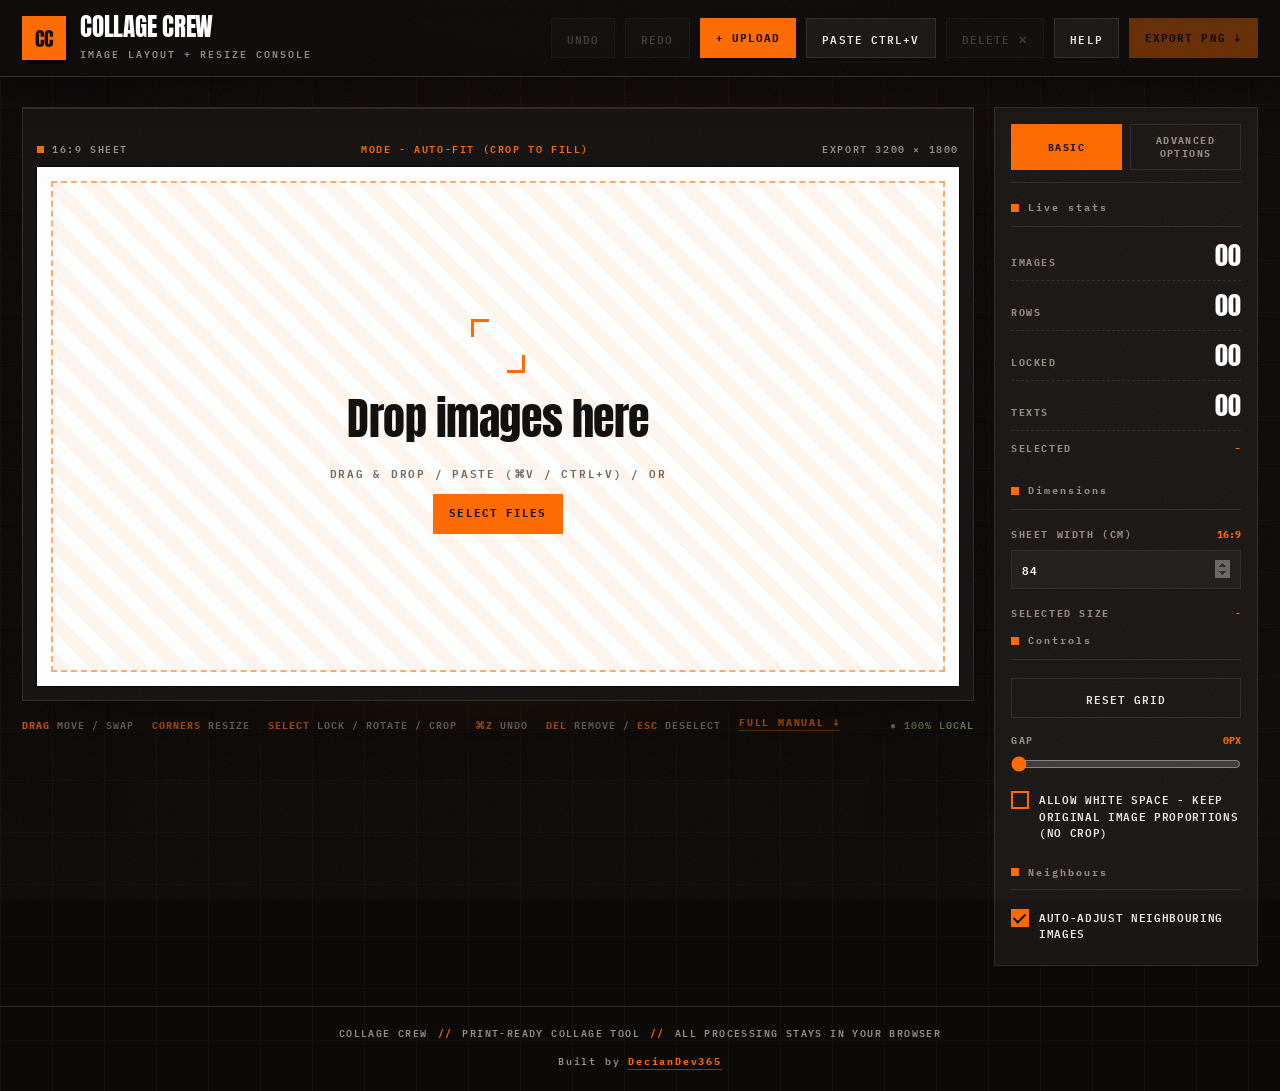
<file: index.html>
<!doctype html>
<html lang="en">
<head>
<meta charset="utf-8">
<meta name="viewport" content="width=device-width, initial-scale=1">
<title>COLLAGE CREW - Image Layout + Resize Console</title>
<meta name="description" content="Drop, paste and resize images into a print-ready 16:9 collage. Lock proportions, allow white space, export PNG. 100% local.">
<meta name="theme-color" content="#0c0a09">
<meta property="og:type" content="website">
<meta property="og:title" content="COLLAGE CREW - Image Layout + Resize Console">
<meta property="og:description" content="Build print-ready 16:9 collages in your browser. Resize, lock proportions, allow white space, export PNG. Nothing is uploaded.">
<meta property="og:site_name" content="COLLAGE CREW">
<link rel="icon" href="data:image/svg+xml,%3Csvg xmlns='http://www.w3.org/2000/svg' viewBox='0 0 64 64'%3E%3Crect width='64' height='64' fill='%23ff6a00'/%3E%3Ctext x='32' y='45' font-family='Arial Black,Arial,sans-serif' font-size='30' font-weight='900' text-anchor='middle' fill='%230c0a09'%3ECC%3C/text%3E%3C/svg%3E">
<link rel="preconnect" href="https://fonts.googleapis.com">
<link rel="preconnect" href="https://fonts.gstatic.com" crossorigin>
<link href="https://fonts.googleapis.com/css2?family=Anton&family=IBM+Plex+Mono:wght@400;500;600;700&display=swap" rel="stylesheet">
<link rel="stylesheet" href="style.css">
</head>
<body>

<a class="skip-link" href="#main">Skip to canvas</a>

<header class="topbar">
  <div class="brand">
    <div class="mark">CC</div>
    <div class="names">
      <h1>COLLAGE CREW</h1>
      <p>IMAGE LAYOUT + RESIZE CONSOLE</p>
    </div>
  </div>

  <div class="tools">
    <button class="btn" id="undoBtn" type="button" title="Undo the last change (⌘Z / Ctrl+Z)" aria-label="Undo last change" aria-keyshortcuts="Meta+Z Control+Z" disabled>UNDO</button>
    <button class="btn" id="redoBtn" type="button" title="Redo the last undone change (⇧⌘Z / Ctrl+Y)" aria-label="Redo last undone change" aria-keyshortcuts="Meta+Shift+Z Control+Y" disabled>REDO</button>
    <button class="btn accent" id="uploadBtn" type="button" title="Add images from your device" aria-label="Upload images">+ UPLOAD</button>
    <button class="btn" id="pasteBtn" type="button" title="Paste an image from the clipboard" aria-label="Paste image from clipboard">PASTE ⌘V</button>
    <button class="btn" id="deleteBtn" type="button" title="Delete the selected image or text box (Del)" aria-label="Delete selection" aria-keyshortcuts="Delete Backspace" disabled>DELETE ✕</button>
    <a class="btn" href="manual.html" target="_blank" rel="noopener" title="Open the full manual in a new tab" aria-label="Open the manual in a new tab">HELP</a>
    <button class="btn accent" id="downloadBtn" type="button" title="Export a 3200 × 1800 PNG" aria-label="Export collage as PNG" disabled>EXPORT PNG ↓</button>
  </div>
</header>

<main class="stage" id="main">
  <section class="board">
    <div class="frame">
      <div class="frame-label">
        <span>16:9 SHEET</span>
        <span id="modeLabel">MODE - AUTO-FIT (CROP TO FILL)</span>
        <span>EXPORT 3200 × 1800</span>
      </div>

      <div id="canvas" class="canvas">
        <div id="empty" class="empty">
          <div class="empty-mark" aria-hidden="true"></div>
          <h2>Drop images here</h2>
          <p>DRAG &amp; DROP / PASTE (⌘V / CTRL+V) / OR</p>
          <button class="btn accent" id="emptyBtn" type="button">SELECT FILES</button>
        </div>
      </div>
    </div>

    <div class="hintbar">
      <span><b>DRAG</b> MOVE / SWAP</span>
      <span><b>CORNERS</b> RESIZE</span>
      <span><b>SELECT</b> LOCK / ROTATE / CROP</span>
      <span><b>⌘Z</b> UNDO</span>
      <span><b>DEL</b> REMOVE / <b>ESC</b> DESELECT</span>
      <a class="mlink" href="manual.html" target="_blank" rel="noopener" title="Open the full manual in a new tab">FULL MANUAL ↓</a>
      <span class="local">● 100% LOCAL</span>
    </div>
  </section>

  <aside class="side" aria-label="Live stats and controls">
    <div class="side-tabs" role="tablist" aria-label="Sidebar sections">
      <button class="side-tab" id="tabBasic" type="button" role="tab" aria-selected="true" aria-controls="panelBasic">BASIC</button>
      <button class="side-tab" id="tabAdv" type="button" role="tab" aria-selected="false" aria-controls="panelAdv">ADVANCED OPTIONS</button>
    </div>

    <div class="side-panel" id="panelBasic" role="tabpanel" aria-labelledby="tabBasic">
      <div class="side-head">Live stats</div>
      <div class="stats-wrap">
        <div class="stat">
          <span>IMAGES</span>
          <strong id="hudImages">00</strong>
        </div>
        <div class="stat">
          <span>ROWS</span>
          <strong id="hudRows">00</strong>
        </div>
        <div class="stat">
          <span>LOCKED</span>
          <strong id="hudLocked">00</strong>
        </div>
        <div class="stat">
          <span>TEXTS</span>
          <strong id="hudTexts">00</strong>
        </div>
        <div class="stat sel">
          <span>SELECTED</span>
          <strong id="hudSelected" title="">-</strong>
        </div>
      </div>

      <div class="side-head">Dimensions</div>
      <div class="ctrls">
        <div class="ctrl-num">
          <div class="ctrl-gap-row">
            <label for="sheetCm">SHEET WIDTH (CM)</label>
            <span id="sheetCmHint">16:9</span>
          </div>
          <input id="sheetCm" type="number" min="1" max="500" step="0.5" value="84" inputmode="decimal">
        </div>
        <div class="ctrl-num">
          <div class="ctrl-gap-row">
            <label>SELECTED SIZE</label>
            <span id="selDimsVal">-</span>
          </div>
        </div>
      </div>

      <div class="side-head">Controls</div>
      <div class="ctrls">
        <button class="btn wide" id="resetBtn" type="button">RESET GRID</button>

        <div class="ctrl-gap">
          <div class="ctrl-gap-row">
            <label for="gapRange">GAP</label>
            <span id="gapVal">0PX</span>
          </div>
          <input id="gapRange" type="range" min="0" max="24" step="1" value="0">
        </div>

        <label class="ctrl-check" for="wsCheck" title="Keep each image's original proportions. Nothing is cropped or reshaped - leftover paper stays white.">
          <input type="checkbox" id="wsCheck">
          <span class="box" aria-hidden="true"></span>
          <span class="txt">ALLOW WHITE SPACE - KEEP ORIGINAL IMAGE PROPORTIONS (NO CROP)</span>
        </label>

        <div class="ctrl-sub-head">Neighbours</div>

        <label class="ctrl-check" for="adjCheck" title="ON = resizing one image adjusts its neighbours so the grid stays justified. OFF = resizing or dragging affects only that image - every other image keeps its exact size and position; freed space stays as white paper or your background.">
          <input type="checkbox" id="adjCheck" checked>
          <span class="box" aria-hidden="true"></span>
          <span class="txt">AUTO-ADJUST NEIGHBOURING IMAGES</span>
        </label>
      </div>
    </div>

    <div class="side-panel" id="panelAdv" role="tabpanel" aria-labelledby="tabAdv" hidden>
      <div class="side-head">Layout mode</div>
      <div class="ctrls">
        <div class="ctrl-gap-row">
          <label id="modeSegLabel">POSITIONING</label>
        </div>
        <div class="ctrl-seg" role="group" aria-labelledby="modeSegLabel">
          <button class="seg wide" id="modeGridBtn" type="button" aria-pressed="true" title="Images snap into the justified grid - rows and columns resize together.">GRID</button>
          <button class="seg wide" id="modeFreeBtn" type="button" aria-pressed="false" title="Free position - drag each image anywhere, size it freely with the corner handles.">FREE</button>
        </div>
      </div>

      <div class="side-head">Text + background</div>
      <div class="ctrls">
        <button class="btn wide" id="addTextBtn" type="button">+ ADD TEXT BOX</button>

        <div class="ctrl-text" id="textPanel" hidden>
        <button class="ctrl-text-head" id="textPanelHead" type="button" aria-expanded="true" aria-controls="textPanelBody">
          <span>TEXT STYLING - <span id="textSelLabel">-</span></span>
          <span class="caret" aria-hidden="true">▾</span>
        </button>
        <div class="ctrl-text-body" id="textPanelBody">
          <div class="t-field">
            <label for="tText">TEXT</label>
            <textarea id="tText" rows="2" placeholder="TYPE YOUR TEXT…"></textarea>
          </div>
          <div class="t-field">
            <label for="tFont">FONT</label>
            <select id="tFont">
              <option value="'Anton', sans-serif">ANTON</option>
              <option value="'IBM Plex Mono', monospace">IBM PLEX MONO</option>
              <option value="Georgia, serif">GEORGIA</option>
              <option value="'Times New Roman', serif">TIMES NEW ROMAN</option>
              <option value="Arial, Helvetica, sans-serif">ARIAL</option>
              <option value="Impact, sans-serif">IMPACT</option>
              <option value="'Courier New', monospace">COURIER NEW</option>
              <option value="Verdana, sans-serif">VERDANA</option>
              <option value="'Trebuchet MS', sans-serif">TREBUCHET MS</option>
            </select>
          </div>
          <div class="ctrl-gap">
            <div class="ctrl-gap-row">
              <label for="tSize">SIZE</label>
              <span id="tSizeVal">7%</span>
            </div>
            <input id="tSize" type="range" min="2" max="16" step="0.5" value="7">
          </div>
          <div class="ctrl-seg">
            <button class="seg" id="tBold" type="button" aria-pressed="false">BOLD</button>
            <button class="seg" id="tItal" type="button" aria-pressed="false">ITALIC</button>
          </div>
          <div class="ctrl-colors">
            <label class="swatch"><input type="color" id="tC1" value="#ff6a00"><em>COLOR 1</em></label>
            <button class="seg" id="tGrad" type="button" aria-pressed="false">GRADIENT</button>
            <label class="swatch"><input type="color" id="tC2" value="#ffffff" disabled><em>COLOR 2</em></label>
          </div>
          <button class="btn wide ghost" id="tRemoveBtn" type="button">REMOVE TEXT ✕</button>
        </div>
      </div>

      <div class="ctrl-bg">
        <div class="ctrl-gap-row">
          <label>BACKGROUND</label>
          <span id="bgVal" title="">NONE</span>
        </div>
        <div class="ctrl-bg-row">
          <button class="btn wide" id="bgBtn" type="button">+ SET BG IMAGE</button>
          <button class="btn ghost" id="bgClearBtn" type="button" hidden>CLEAR ✕</button>
        </div>
      </div>
      </div>
    </div>
  </aside>
</main>

<footer class="footer">
  <div class="footer-strip">
    <span>COLLAGE CREW</span>
    <span class="sep">//</span>
    <span>PRINT-READY COLLAGE TOOL</span>
    <span class="sep">//</span>
    <span>ALL PROCESSING STAYS IN YOUR BROWSER</span>
  </div>
  <div class="credit">
    Built by <a href="https://github.com/DecianDev365" target="_blank" rel="noopener noreferrer">DecianDev365</a>
  </div>
</footer>

<div id="toast" class="toasts" aria-live="polite"></div>
<input type="file" id="fileInput" accept="image/*" multiple hidden>
<input type="file" id="bgInput" accept="image/*" hidden>

<script src="script.js"></script>
</body>
</html>
</file>
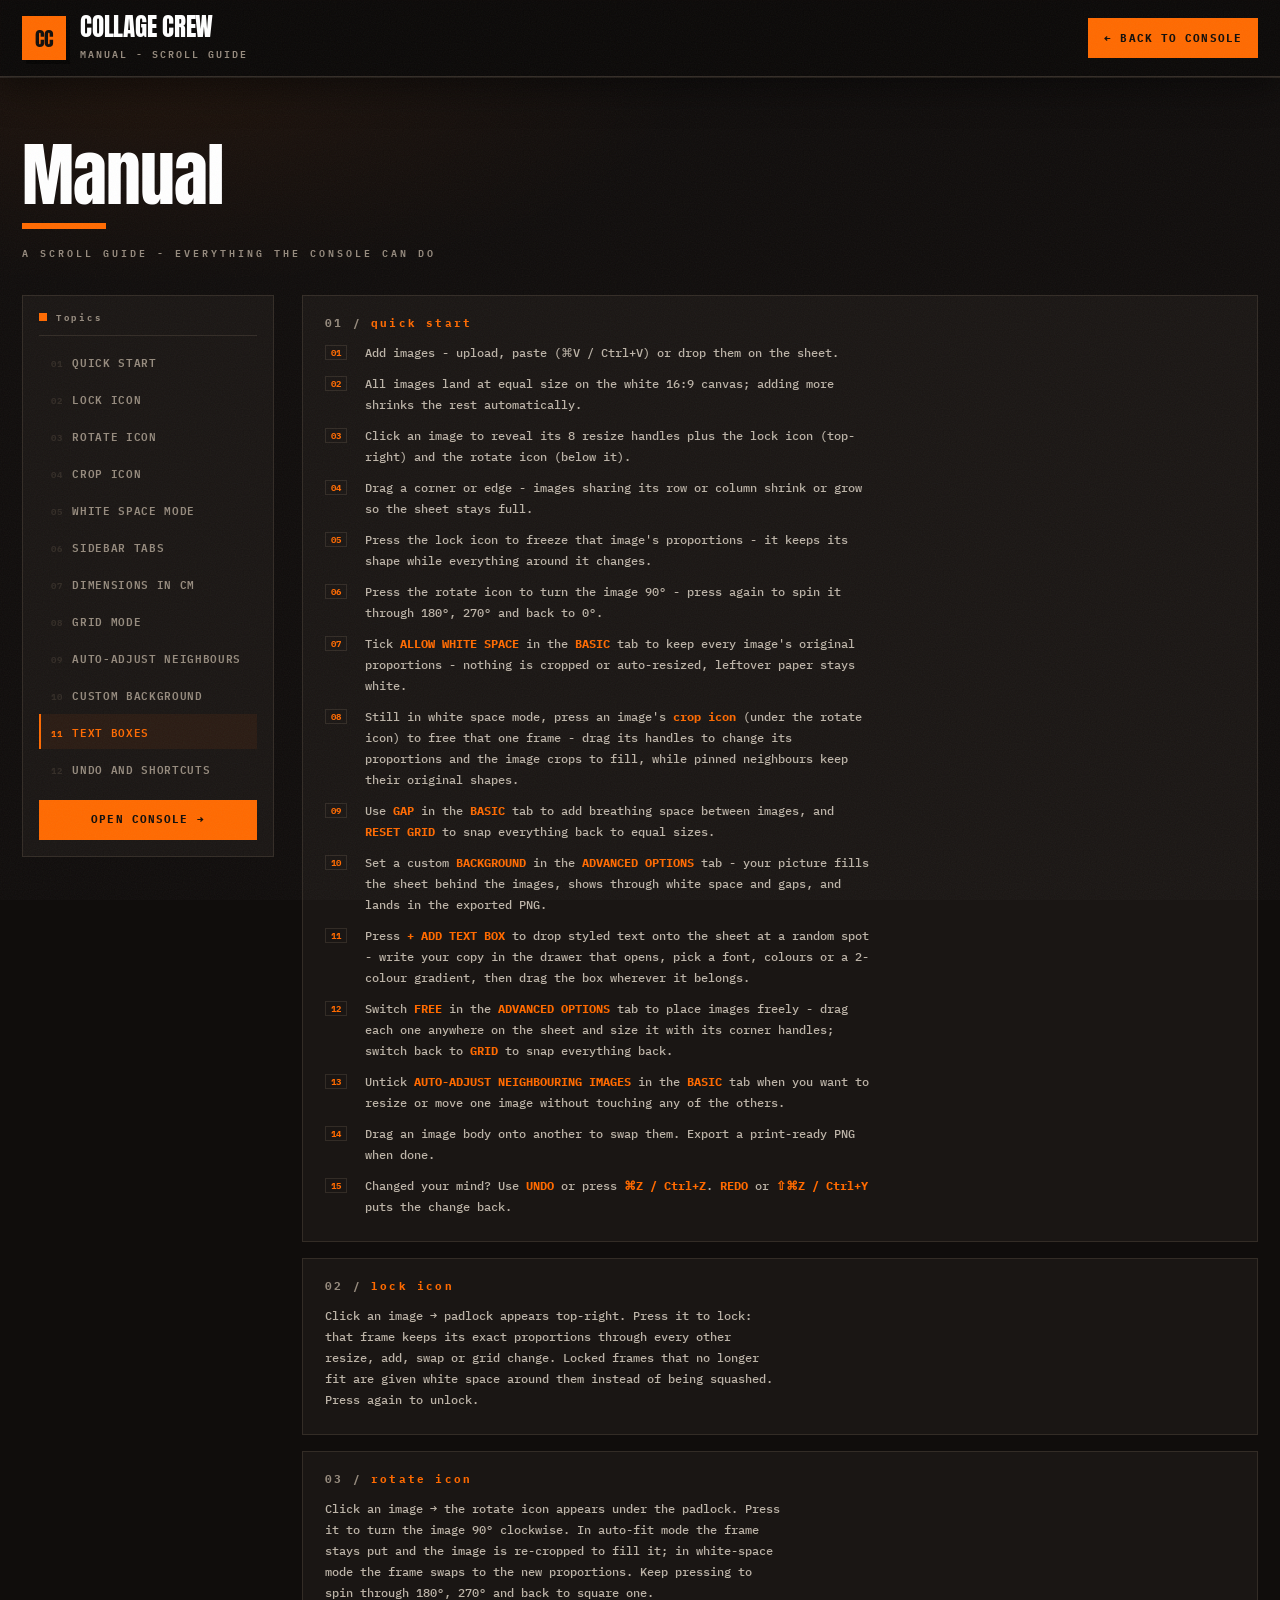
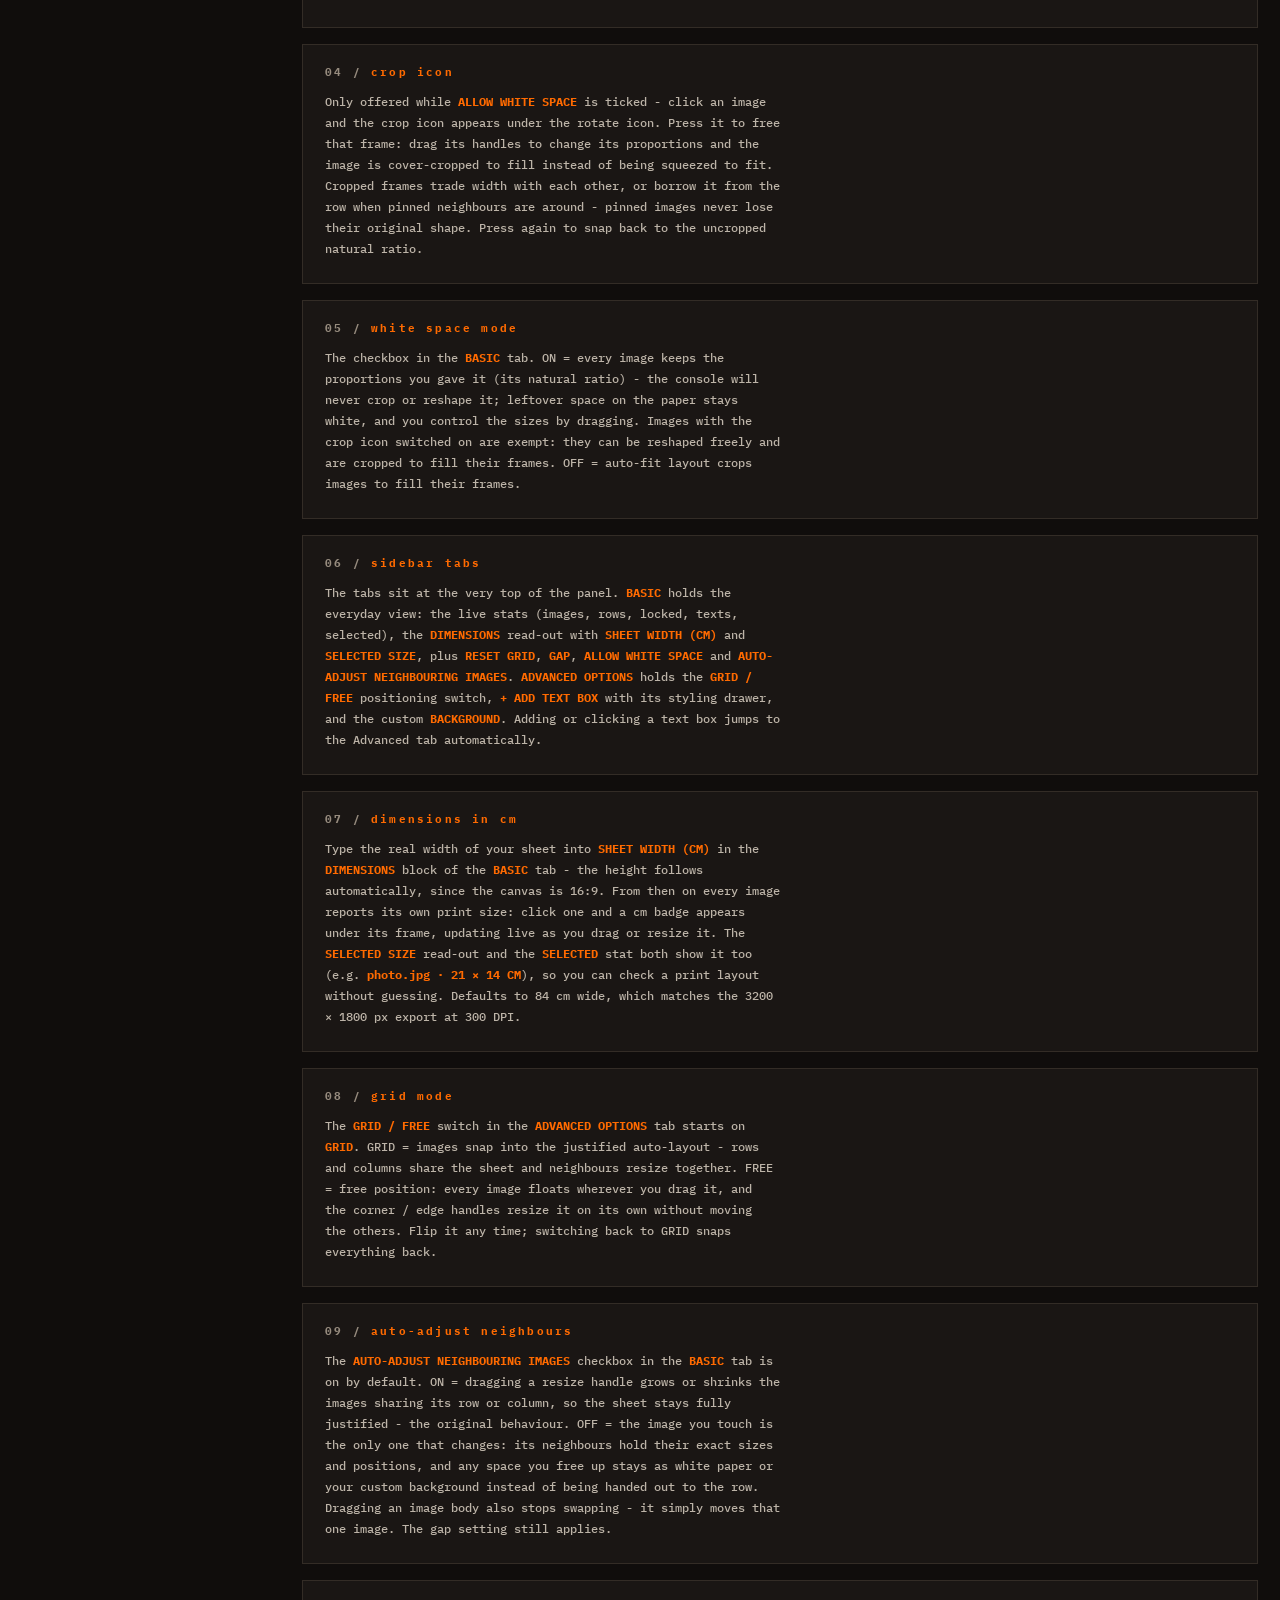
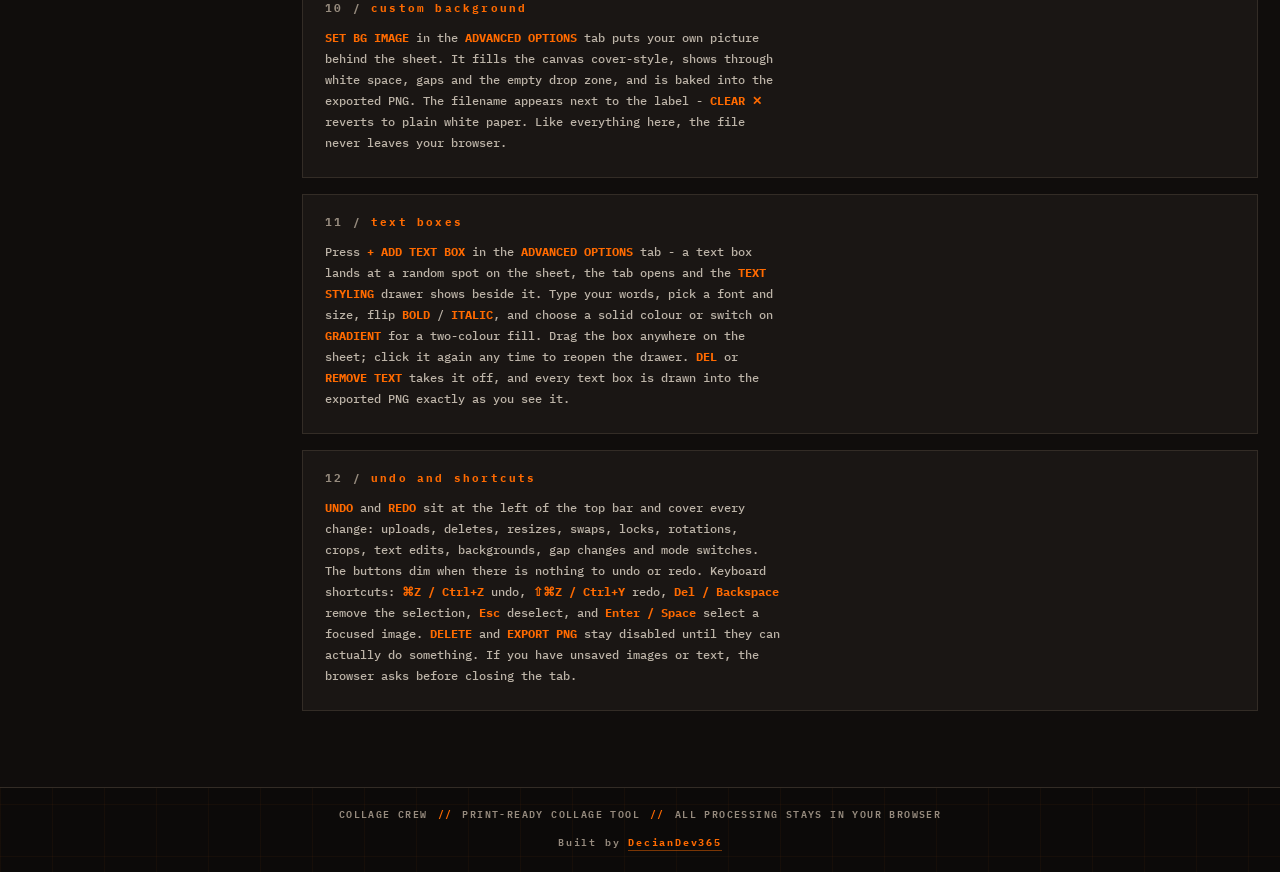
<file: manual.html>
<!doctype html>
<html lang="en">
<head>
<meta charset="utf-8">
<meta name="viewport" content="width=device-width, initial-scale=1">
<title>COLLAGE CREW - Manual</title>
<meta name="description" content="Everything the COLLAGE CREW console can do - quick start, grid modes, white space, text boxes, backgrounds and export.">
<meta name="theme-color" content="#0c0a09">
<link rel="icon" href="data:image/svg+xml,%3Csvg xmlns='http://www.w3.org/2000/svg' viewBox='0 0 64 64'%3E%3Crect width='64' height='64' fill='%23ff6a00'/%3E%3Ctext x='32' y='45' font-family='Arial Black,Arial,sans-serif' font-size='30' font-weight='900' text-anchor='middle' fill='%230c0a09'%3ECC%3C/text%3E%3C/svg%3E">
<link rel="preconnect" href="https://fonts.googleapis.com">
<link rel="preconnect" href="https://fonts.gstatic.com" crossorigin>
<link href="https://fonts.googleapis.com/css2?family=Anton&family=IBM+Plex+Mono:wght@400;500;600;700&display=swap" rel="stylesheet">
<link rel="stylesheet" href="style.css">
</head>
<body>

<header class="topbar">
  <div class="brand">
    <div class="mark">CC</div>
    <div class="names">
      <h1>COLLAGE CREW</h1>
      <p>MANUAL - SCROLL GUIDE</p>
    </div>
  </div>

  <div class="tools">
    <a class="btn accent" href="index.html">← BACK TO CONSOLE</a>
  </div>
</header>

<section class="manual" id="manual">
  <div class="manual-inner">
    <header class="manual-head">
      <h2>Manual</h2>
      <p>A SCROLL GUIDE - EVERYTHING THE CONSOLE CAN DO</p>
    </header>

    <div class="manual-layout">

      <nav class="manual-nav" aria-label="Manual topics">
        <div class="manual-nav-head">Topics</div>
        <ol class="manual-nav-list">
          <li><a href="#quick-start"><i>01</i><span>Quick start</span></a></li>
          <li><a href="#lock-icon"><i>02</i><span>Lock icon</span></a></li>
          <li><a href="#rotate-icon"><i>03</i><span>Rotate icon</span></a></li>
          <li><a href="#crop-icon"><i>04</i><span>Crop icon</span></a></li>
          <li><a href="#white-space"><i>05</i><span>White space mode</span></a></li>
          <li><a href="#sidebar-tabs"><i>06</i><span>Sidebar tabs</span></a></li>
          <li><a href="#dimensions"><i>07</i><span>Dimensions in cm</span></a></li>
          <li><a href="#grid-mode"><i>08</i><span>Grid mode</span></a></li>
          <li><a href="#auto-adjust"><i>09</i><span>Auto-adjust neighbours</span></a></li>
          <li><a href="#background"><i>10</i><span>Custom background</span></a></li>
          <li><a href="#text-boxes"><i>11</i><span>Text boxes</span></a></li>
          <li><a href="#undo"><i>12</i><span>Undo and shortcuts</span></a></li>
        </ol>
        <a class="btn accent wide manual-nav-cta" href="index.html">OPEN CONSOLE →</a>
      </nav>

      <div class="manual-doc">

        <section class="card" id="quick-start">
          <h3>Quick start</h3>
          <ol class="steps">
            <li>Add images - upload, paste (⌘V / Ctrl+V) or drop them on the sheet.</li>
            <li>All images land at equal size on the white 16:9 canvas; adding more shrinks the rest automatically.</li>
            <li>Click an image to reveal its 8 resize handles plus the lock icon (top-right) and the rotate icon (below it).</li>
            <li>Drag a corner or edge - images sharing its row or column shrink or grow so the sheet stays full.</li>
            <li>Press the lock icon to freeze that image's proportions - it keeps its shape while everything around it changes.</li>
            <li>Press the rotate icon to turn the image 90° - press again to spin it through 180°, 270° and back to 0°.</li>
            <li>Tick <b>ALLOW WHITE SPACE</b> in the <b>BASIC</b> tab to keep every image's original proportions - nothing is cropped or auto-resized, leftover paper stays white.</li>
            <li>Still in white space mode, press an image's <b>crop icon</b> (under the rotate icon) to free that one frame - drag its handles to change its proportions and the image crops to fill, while pinned neighbours keep their original shapes.</li>
            <li>Use <b>GAP</b> in the <b>BASIC</b> tab to add breathing space between images, and <b>RESET GRID</b> to snap everything back to equal sizes.</li>
            <li>Set a custom <b>BACKGROUND</b> in the <b>ADVANCED OPTIONS</b> tab - your picture fills the sheet behind the images, shows through white space and gaps, and lands in the exported PNG.</li>
            <li>Press <b>+ ADD TEXT BOX</b> to drop styled text onto the sheet at a random spot - write your copy in the drawer that opens, pick a font, colours or a 2-colour gradient, then drag the box wherever it belongs.</li>
            <li>Switch <b>FREE</b> in the <b>ADVANCED OPTIONS</b> tab to place images freely - drag each one anywhere on the sheet and size it with its corner handles; switch back to <b>GRID</b> to snap everything back.</li>
            <li>Untick <b>AUTO-ADJUST NEIGHBOURING IMAGES</b> in the <b>BASIC</b> tab when you want to resize or move one image without touching any of the others.</li>
            <li>Drag an image body onto another to swap them. Export a print-ready PNG when done.</li>
            <li>Changed your mind? Use <b>UNDO</b> or press <b>⌘Z / Ctrl+Z</b>. <b>REDO</b> or <b>⇧⌘Z / Ctrl+Y</b> puts the change back.</li>
          </ol>
        </section>

        <section class="card" id="lock-icon">
          <h3>Lock icon</h3>
          <p>Click an image → padlock appears top-right. Press it to lock: that frame keeps its exact proportions through every other resize, add, swap or grid change. Locked frames that no longer fit are given white space around them instead of being squashed. Press again to unlock.</p>
        </section>

        <section class="card" id="rotate-icon">
          <h3>Rotate icon</h3>
          <p>Click an image → the rotate icon appears under the padlock. Press it to turn the image 90° clockwise. In auto-fit mode the frame stays put and the image is re-cropped to fill it; in white-space mode the frame swaps to the new proportions. Keep pressing to spin through 180°, 270° and back to square one.</p>
        </section>

        <section class="card" id="crop-icon">
          <h3>Crop icon</h3>
          <p>Only offered while <b>ALLOW WHITE SPACE</b> is ticked - click an image and the crop icon appears under the rotate icon. Press it to free that frame: drag its handles to change its proportions and the image is cover-cropped to fill instead of being squeezed to fit. Cropped frames trade width with each other, or borrow it from the row when pinned neighbours are around - pinned images never lose their original shape. Press again to snap back to the uncropped natural ratio.</p>
        </section>

        <section class="card" id="white-space">
          <h3>White space mode</h3>
          <p>The checkbox in the <b>BASIC</b> tab. ON = every image keeps the proportions you gave it (its natural ratio) - the console will never crop or reshape it; leftover space on the paper stays white, and you control the sizes by dragging. Images with the crop icon switched on are exempt: they can be reshaped freely and are cropped to fill their frames. OFF = auto-fit layout crops images to fill their frames.</p>
        </section>

        <section class="card" id="sidebar-tabs">
          <h3>Sidebar tabs</h3>
          <p>The tabs sit at the very top of the panel. <b>BASIC</b> holds the everyday view: the live stats (images, rows, locked, texts, selected), the <b>DIMENSIONS</b> read-out with <b>SHEET WIDTH (CM)</b> and <b>SELECTED SIZE</b>, plus <b>RESET GRID</b>, <b>GAP</b>, <b>ALLOW WHITE SPACE</b> and <b>AUTO-ADJUST NEIGHBOURING IMAGES</b>. <b>ADVANCED OPTIONS</b> holds the <b>GRID / FREE</b> positioning switch, <b>+ ADD TEXT BOX</b> with its styling drawer, and the custom <b>BACKGROUND</b>. Adding or clicking a text box jumps to the Advanced tab automatically.</p>
        </section>

        <section class="card" id="dimensions">
          <h3>Dimensions in cm</h3>
          <p>Type the real width of your sheet into <b>SHEET WIDTH (CM)</b> in the <b>DIMENSIONS</b> block of the <b>BASIC</b> tab - the height follows automatically, since the canvas is 16:9. From then on every image reports its own print size: click one and a cm badge appears under its frame, updating live as you drag or resize it. The <b>SELECTED SIZE</b> read-out and the <b>SELECTED</b> stat both show it too (e.g. <b>photo.jpg · 21 × 14 CM</b>), so you can check a print layout without guessing. Defaults to 84 cm wide, which matches the 3200 × 1800 px export at 300 DPI.</p>
        </section>

        <section class="card" id="grid-mode">
          <h3>Grid mode</h3>
          <p>The <b>GRID / FREE</b> switch in the <b>ADVANCED OPTIONS</b> tab starts on <b>GRID</b>. GRID = images snap into the justified auto-layout - rows and columns share the sheet and neighbours resize together. FREE = free position: every image floats wherever you drag it, and the corner / edge handles resize it on its own without moving the others. Flip it any time; switching back to GRID snaps everything back.</p>
        </section>

        <section class="card" id="auto-adjust">
          <h3>Auto-adjust neighbours</h3>
          <p>The <b>AUTO-ADJUST NEIGHBOURING IMAGES</b> checkbox in the <b>BASIC</b> tab is on by default. ON = dragging a resize handle grows or shrinks the images sharing its row or column, so the sheet stays fully justified - the original behaviour. OFF = the image you touch is the only one that changes: its neighbours hold their exact sizes and positions, and any space you free up stays as white paper or your custom background instead of being handed out to the row. Dragging an image body also stops swapping - it simply moves that one image. The gap setting still applies.</p>
        </section>

        <section class="card" id="background">
          <h3>Custom background</h3>
          <p><b>SET BG IMAGE</b> in the <b>ADVANCED OPTIONS</b> tab puts your own picture behind the sheet. It fills the canvas cover-style, shows through white space, gaps and the empty drop zone, and is baked into the exported PNG. The filename appears next to the label - <b>CLEAR ✕</b> reverts to plain white paper. Like everything here, the file never leaves your browser.</p>
        </section>

        <section class="card" id="text-boxes">
          <h3>Text boxes</h3>
          <p>Press <b>+ ADD TEXT BOX</b> in the <b>ADVANCED OPTIONS</b> tab - a text box lands at a random spot on the sheet, the tab opens and the <b>TEXT STYLING</b> drawer shows beside it. Type your words, pick a font and size, flip <b>BOLD</b> / <b>ITALIC</b>, and choose a solid colour or switch on <b>GRADIENT</b> for a two-colour fill. Drag the box anywhere on the sheet; click it again any time to reopen the drawer. <b>DEL</b> or <b>REMOVE TEXT</b> takes it off, and every text box is drawn into the exported PNG exactly as you see it.</p>
        </section>

        <section class="card" id="undo">
          <h3>Undo and shortcuts</h3>
          <p><b>UNDO</b> and <b>REDO</b> sit at the left of the top bar and cover every change: uploads, deletes, resizes, swaps, locks, rotations, crops, text edits, backgrounds, gap changes and mode switches. The buttons dim when there is nothing to undo or redo. Keyboard shortcuts: <b>⌘Z / Ctrl+Z</b> undo, <b>⇧⌘Z / Ctrl+Y</b> redo, <b>Del / Backspace</b> remove the selection, <b>Esc</b> deselect, and <b>Enter / Space</b> select a focused image. <b>DELETE</b> and <b>EXPORT PNG</b> stay disabled until they can actually do something. If you have unsaved images or text, the browser asks before closing the tab.</p>
        </section>

      </div>
    </div>
  </div>
</section>

<footer class="footer">
  <div class="footer-strip">
    <span>COLLAGE CREW</span>
    <span class="sep">//</span>
    <span>PRINT-READY COLLAGE TOOL</span>
    <span class="sep">//</span>
    <span>ALL PROCESSING STAYS IN YOUR BROWSER</span>
  </div>
  <div class="credit">
    Built by <a href="https://github.com/DecianDev365" target="_blank" rel="noopener noreferrer">DecianDev365</a>
  </div>
</footer>

<script>
(() => {
  'use strict';
  const links = Array.from(document.querySelectorAll('.manual-nav-list a'));
  const secs = links
    .map(a => document.querySelector(a.getAttribute('href')))
    .filter(Boolean);

  const setActive = id => {
    for (const a of links) {
      a.classList.toggle('active', a.getAttribute('href') === '#' + id);
    }
  };

  const io = new IntersectionObserver(entries => {
    for (const e of entries) {
      if (e.isIntersecting) setActive(e.target.id);
    }
  }, { rootMargin: '-18% 0px -68% 0px', threshold: 0 });

  for (const s of secs) io.observe(s);
})();
</script>

</body>
</html>
</file>
<file: style.css>
/* ============================================================
   COLLAGE CREW - industrial orange / black console
   warm-tinted neutrals · single accent (#ff6a00) · grain + grid
   ============================================================ */

*,
*::before,
*::after { box-sizing: border-box; margin: 0; padding: 0; }

:root {
  /* warm-tinted neutral family (one hue, no cool grays) */
  --bg: #0c0a09;
  --bg-2: #141110;
  --panel: #1a1614;
  --line: #332c26;
  --ink: #120e0b;
  --paper: #ffffff;
  --txt: #ede7df;
  --dim: #968b7e;

  /* one accent */
  --orange: #ff6a00;
  --orange-hi: #ff8a33;
  --orange-soft: rgba(255, 106, 0, .16);

  /* tinted shadows (warm, single light source: top-left) */
  --shadow-sm: 3px 3px 0 rgba(255, 106, 0, .35);
  --shadow-btn: 3px 3px 0 #050403;
  --shadow-deep: 0 26px 70px rgba(10, 6, 3, .75);

  /* z scale */
  --z-cell: 5;
  --z-drag: 9;
  --z-topbar: 60;
  --z-toast: 150;
  --z-grain: 200;
  --z-skip: 300;

  --mono: 'IBM Plex Mono', ui-monospace, 'SF Mono', Menlo, monospace;
  --display: 'Anton', 'Arial Narrow', Impact, sans-serif;
}

html {
  -webkit-text-size-adjust: 100%;
  scroll-behavior: smooth;
}

body {
  min-height: 100vh;
  min-height: 100dvh;
  display: flex;
  flex-direction: column;
  background:
    linear-gradient(rgba(255, 106, 0, .045) 1px, transparent 1px) 0 0 / 52px 52px,
    linear-gradient(90deg, rgba(255, 106, 0, .045) 1px, transparent 1px) 0 0 / 52px 52px,
    radial-gradient(1100px 520px at 50% -10%, rgba(255, 106, 0, .07), transparent 65%),
    var(--bg);
  color: var(--txt);
  font-family: var(--mono);
  font-size: 13px;
  overflow-x: hidden;
}

body::after {
  content: "";
  position: fixed;
  inset: 0;
  z-index: var(--z-grain);
  pointer-events: none;
  opacity: .05;
  background-image: url("data:image/svg+xml,%3Csvg xmlns='http://www.w3.org/2000/svg' width='140' height='140'%3E%3Cfilter id='n'%3E%3CfeTurbulence type='fractalNoise' baseFrequency='.85' numOctaves='2'/%3E%3C/filter%3E%3Crect width='100%25' height='100%25' filter='url(%23n)'/%3E%3C/svg%3E");
}

[hidden] { display: none !important; }

::selection { background: var(--orange); color: var(--ink); }

:focus-visible { outline: 2px solid var(--orange); outline-offset: 2px; }

/* skip link */

.skip-link {
  position: fixed;
  top: 10px;
  left: 10px;
  z-index: var(--z-skip);
  padding: 10px 16px;
  background: var(--orange);
  color: var(--ink);
  font-size: 11px;
  font-weight: 700;
  letter-spacing: .14em;
  text-transform: uppercase;
  text-decoration: none;
  transform: translateY(-64px);
  transition: transform .18s ease;
}

.skip-link:focus { transform: none; }

/* ---------- top bar ---------- */

.topbar {
  position: sticky;
  top: 0;
  z-index: var(--z-topbar);
  display: flex;
  flex-wrap: wrap;
  align-items: center;
  justify-content: space-between;
  gap: 14px 22px;
  padding: 14px 22px;
  background: rgba(12, 10, 9, .93);
  backdrop-filter: blur(10px);
  border-bottom: 1px solid var(--line);
  box-shadow: 0 14px 34px rgba(0, 0, 0, .45);
}

.brand { display: flex; align-items: center; gap: 14px; }

.mark {
  width: 44px;
  height: 44px;
  display: grid;
  place-items: center;
  background: var(--orange);
  color: var(--ink);
  font-family: var(--display);
  font-size: 20px;
  letter-spacing: 0;
  box-shadow: 4px 4px 0 #050403;
}

.names h1 {
  font-family: var(--display);
  font-size: 25px;
  font-weight: 400;
  letter-spacing: -.01em;
  color: #fff;
  line-height: 1;
  text-wrap: balance;
}

.names p {
  margin-top: 5px;
  font-size: 10px;
  font-weight: 600;
  letter-spacing: .2em;
  color: var(--dim);
}

.tools {
  display: flex;
  flex-wrap: wrap;
  align-items: center;
  gap: 10px;
}

/* ---------- buttons ---------- */

.btn {
  display: inline-flex;
  align-items: center;
  justify-content: center;
  min-height: 40px;
  font-family: var(--mono);
  font-size: 11px;
  font-weight: 600;
  line-height: 1;
  letter-spacing: .1em;
  text-transform: uppercase;
  color: var(--txt);
  background: var(--panel);
  border: 1px solid var(--line);
  padding: 11px 15px;
  cursor: pointer;
  transition: transform .14s ease, box-shadow .14s ease, border-color .14s ease, color .14s ease, background .14s ease;
}

.btn:hover {
  border-color: var(--orange);
  color: var(--orange);
  transform: translate(-2px, -2px);
  box-shadow: var(--shadow-sm);
}

.btn:active {
  transform: translate(0, 1px) scale(.985);
  box-shadow: none;
}

.btn:focus-visible { outline: 2px solid var(--orange); outline-offset: 2px; }

.btn:disabled {
  opacity: .38;
  cursor: not-allowed;
  transform: none;
  box-shadow: none;
  border-color: var(--line);
  color: var(--dim);
}

.btn:disabled:hover {
  opacity: .38;
  transform: none;
  box-shadow: none;
  border-color: var(--line);
  color: var(--dim);
}

.btn.accent:disabled,
.btn.accent:disabled:hover {
  background: var(--orange);
  border-color: var(--orange);
  color: var(--ink);
  box-shadow: none;
}

a.btn { display: inline-flex; text-decoration: none; text-align: center; }

.btn.accent {
  background: var(--orange);
  border-color: var(--orange);
  color: var(--ink);
  font-weight: 700;
}

.btn.accent:hover {
  background: var(--orange-hi);
  border-color: var(--orange-hi);
  color: var(--ink);
  box-shadow: var(--shadow-btn);
}

.btn.ghost {
  background: transparent;
  color: var(--dim);
}

.btn.ghost:hover {
  color: var(--orange);
  border-color: var(--orange);
}

/* ---------- stage (canvas + live stats sidebar) ---------- */

.stage {
  flex: 1;
  width: 100%;
  max-width: 1420px;
  margin: 0 auto;
  padding: 30px 22px 40px;
  scroll-margin-top: 84px;
  display: grid;
  grid-template-columns: minmax(0, 1fr) 264px;
  gap: 20px;
  align-items: start;
}

.board { display: flex; flex-direction: column; gap: 14px; min-width: 0; }

/* ---------- live stats sidebar ---------- */

.side {
  position: sticky;
  top: 84px;
  border: 1px solid var(--line);
  background: var(--panel);
  padding: 16px;
}

.side-head {
  display: flex;
  align-items: center;
  gap: 9px;
  font-size: 10px;
  font-weight: 700;
  letter-spacing: .2em;
  color: var(--dim);
  padding-bottom: 12px;
  border-bottom: 1px solid var(--line);
  margin-bottom: 4px;
}

.side-head::before {
  content: "";
  width: 8px;
  height: 8px;
  background: var(--orange);
  flex: none;
}

.stats-wrap + .side-head { margin-top: 18px; }

.ctrls + .side-head { margin-top: 10px; }

/* sidebar tabs: BASIC | ADVANCED OPTIONS */

.side-tabs {
  display: flex;
  gap: 8px;
  margin: 0 0 0;
  padding-bottom: 12px;
  border-bottom: 1px solid var(--line);
}

.side-tab {
  flex: 1;
  padding: 9px 8px;
  font-family: var(--mono);
  font-size: 10px;
  font-weight: 700;
  letter-spacing: .14em;
  color: var(--dim);
  background: transparent;
  border: 1px solid var(--line);
  cursor: pointer;
  transition: color .12s ease, border-color .12s ease, background .12s ease;
}

.side-tab:hover { color: var(--orange); border-color: var(--orange); }

.side-tab[aria-selected="true"] {
  background: var(--orange);
  border-color: var(--orange);
  color: var(--ink);
}

.side-tab:focus-visible { outline: 2px solid #fff; outline-offset: 2px; }

.side-panel { padding-top: 4px; }

.side-panel .side-head:first-child { margin-top: 14px; }

/* dimension read-out row inside the BASIC panel */

.ctrl-num + .ctrl-num { margin-top: 2px; }

#selDimsVal { letter-spacing: .04em; }

/* small divider label inside .ctrls */

.ctrl-sub-head {
  display: flex;
  align-items: center;
  gap: 9px;
  font-size: 10px;
  font-weight: 700;
  letter-spacing: .2em;
  color: var(--dim);
  padding-bottom: 10px;
  border-bottom: 1px solid var(--line);
  margin-top: 6px;
}

.ctrl-sub-head::before {
  content: "";
  width: 8px;
  height: 8px;
  background: var(--orange);
  flex: none;
}

/* side controls (gap · white space · reset) */

.ctrls {
  display: flex;
  flex-direction: column;
  gap: 16px;
  padding: 14px 0 4px;
}

.ctrls .btn.wide {
  width: 100%;
  text-align: center;
}

.ctrl-gap {
  display: flex;
  flex-direction: column;
  gap: 9px;
}

.ctrl-gap-row {
  display: flex;
  align-items: baseline;
  justify-content: space-between;
  gap: 12px;
}

.ctrl-gap-row label {
  font-size: 10px;
  font-weight: 700;
  letter-spacing: .16em;
  color: var(--dim);
}

.ctrl-gap-row span {
  font-size: 10px;
  font-weight: 700;
  color: var(--orange);
  font-variant-numeric: tabular-nums;
}

.ctrl-gap input[type="range"] {
  width: 100%;
  accent-color: var(--orange);
  cursor: pointer;
}

.ctrl-gap input[type="range"]:disabled {
  opacity: .35;
  cursor: not-allowed;
}

.ctrl-num {
  display: flex;
  flex-direction: column;
  gap: 9px;
}

.ctrl-num input[type="number"] {
  width: 100%;
  padding: 9px 10px;
  font-family: var(--mono);
  font-size: 11px;
  font-weight: 600;
  letter-spacing: .06em;
  color: #fff;
  background: rgba(255, 255, 255, .03);
  border: 1px solid var(--line);
  font-variant-numeric: tabular-nums;
}

.ctrl-num input[type="number"]:focus-visible {
  outline: none;
  border-color: var(--orange);
  color: var(--orange);
}

.ctrl-num input[type="number"]::-webkit-outer-spin-button,
.ctrl-num input[type="number"]::-webkit-inner-spin-button {
  opacity: .35;
}

.ctrl-check {
  display: flex;
  align-items: flex-start;
  gap: 10px;
  padding: 3px 0;
  cursor: pointer;
  user-select: none;
  -webkit-user-select: none;
}

.ctrl-check input {
  position: absolute;
  opacity: 0;
  width: 0;
  height: 0;
}

.ctrl-check .box {
  width: 18px;
  height: 18px;
  flex: none;
  border: 2px solid var(--orange);
  background: transparent;
  position: relative;
  transition: background .12s ease, transform .12s ease;
}

.ctrl-check .box::after {
  content: "";
  position: absolute;
  left: 3px;
  top: 0px;
  width: 7px;
  height: 12px;
  border: solid var(--ink);
  border-width: 0 2.5px 2.5px 0;
  transform: rotate(45deg) scale(0);
  transition: transform .14s ease;
}

.ctrl-check:hover .box { transform: scale(1.08); }

.ctrl-check input:checked + .box { background: var(--orange); }

.ctrl-check input:checked + .box::after { transform: rotate(45deg) scale(1); }

.ctrl-check input:focus-visible + .box { outline: 2px solid #fff; outline-offset: 2px; }

.ctrl-check .txt {
  font-size: 11px;
  font-weight: 600;
  letter-spacing: .06em;
  color: var(--txt);
  line-height: 1.5;
  transition: color .14s ease;
}

.ctrl-check:hover .txt { color: var(--orange); }

.ctrl-check input:disabled ~ .box { opacity: .35; }
.ctrl-check input:disabled ~ .txt { opacity: .45; }
.ctrl-check input:disabled ~ .box,
.ctrl-check:has(input:disabled) { cursor: not-allowed; }
.ctrl-check:has(input:disabled):hover .txt { color: var(--txt); }
.ctrl-check:has(input:disabled):hover .box { transform: none; }

/* custom canvas background */

.ctrl-bg {
  display: flex;
  flex-direction: column;
  gap: 9px;
}

.ctrl-bg-row {
  display: flex;
  gap: 8px;
}

.ctrl-bg-row .btn { flex: 1; text-align: center; }

.ctrl-bg-row .btn.ghost { flex: none; }

#bgVal {
  max-width: 132px;
  overflow: hidden;
  text-overflow: ellipsis;
  white-space: nowrap;
  text-align: right;
}

.frame {
  position: relative;
  background: var(--bg-2);
  border: 1px solid var(--line);
  border-top: 2px solid var(--line);
  padding: 30px 14px 14px;
  box-shadow: var(--shadow-deep);
}

/* ambient glow behind the sheet */
.frame::after {
  content: "";
  position: absolute;
  left: 8%;
  right: 8%;
  bottom: -34px;
  height: 60px;
  background: radial-gradient(ellipse at 50% 0%, var(--orange-soft), transparent 70%);
  filter: blur(6px);
  pointer-events: none;
  z-index: -1;
}

.frame-label {
  display: flex;
  justify-content: space-between;
  gap: 12px;
  margin-bottom: 10px;
  font-size: 10px;
  font-weight: 600;
  letter-spacing: .16em;
  color: var(--dim);
}

.frame-label span:first-child::before {
  content: "";
  display: inline-block;
  width: 7px;
  height: 7px;
  margin-right: 8px;
  background: var(--orange);
}

.frame-label #modeLabel { color: var(--orange); }

/* ---------- canvas ---------- */

.canvas {
  position: relative;
  aspect-ratio: 16 / 9;
  background: var(--paper);
  overflow: hidden;
  touch-action: none;
  user-select: none;
  -webkit-user-select: none;
  cursor: default;
  box-shadow: 0 0 0 1px #050403;
}

.canvas.drop-hot { outline: 3px dashed var(--orange); outline-offset: -8px; }

.canvas.has-bg {
  background-size: cover;
  background-position: center;
  background-repeat: no-repeat;
}

/* ---------- cells ---------- */

.cell {
  position: absolute;
  cursor: grab;
  -webkit-user-drag: none;
  --rot: 0deg;
}

.cell[data-r="90"]  { --rot: 90deg; }
.cell[data-r="180"] { --rot: 180deg; }
.cell[data-r="270"] { --rot: 270deg; }

.cell:focus-visible {
  outline: 2px dashed var(--orange);
  outline-offset: 2px;
  z-index: var(--z-cell);
}

.cell .clip {
  position: absolute;
  left: var(--gh, 0px);
  top: var(--gh, 0px);
  width: calc(100% - var(--gh, 0px) * 2);
  height: calc(100% - var(--gh, 0px) * 2);
  overflow: hidden;
  background: #d9d2c9;
}

.cell img {
  position: absolute;
  left: 50%;
  top: 50%;
  width: 100%;
  height: 100%;
  transform: translate(-50%, -50%) rotate(var(--rot));
  object-fit: cover;
  object-position: center;
  display: block;
  -webkit-user-drag: none;
  pointer-events: none;
}

/* 90° / 270° - box axes swap so the rotated image still fills the frame */
.cell[data-r="90"] img,
.cell[data-r="270"] img {
  width: calc(var(--ch, 0px) - var(--gh, 0px) * 2);
  height: calc(var(--cw, 0px) - var(--gh, 0px) * 2);
}

.canvas.ws .cell img { object-fit: contain; }
.canvas.ws .cell.crop img { object-fit: cover; }
/* solo-resized while auto-adjust is off - frame may diverge from the
   natural ratio, so cover-crop to match the export behaviour */
.canvas.ws .cell.solo img { object-fit: cover; }

/* free position mode - images float anywhere, cover their own frame */
.canvas.free .cell { cursor: grab; }
.canvas.free .cell img { object-fit: cover; }
.canvas.free .lockbtn,
.canvas.free .cropbtn { display: none !important; }

.cell:hover { outline: 1px dashed rgba(255, 106, 0, .75); }

.cell.selected {
  outline: 2px solid var(--orange);
  z-index: var(--z-cell);
}

.canvas.animate .cell {
  transition:
    left .3s cubic-bezier(.2, .8, .2, 1),
    top .3s cubic-bezier(.2, .8, .2, 1),
    width .3s cubic-bezier(.2, .8, .2, 1),
    height .3s cubic-bezier(.2, .8, .2, 1);
}

@keyframes cellIn {
  from { opacity: 0; transform: scale(.9); }
  to   { opacity: 1; transform: none; }
}

.cell.enter { animation: cellIn .34s cubic-bezier(.2, .9, .25, 1.25); }

@keyframes dragPulse {
  from { box-shadow: 0 0 0 2px rgba(255, 106, 0, .95); }
  to   { box-shadow: 0 0 0 7px rgba(255, 106, 0, .2); }
}

.cell.dragging {
  z-index: var(--z-drag);
  cursor: grabbing;
  outline: none;
  animation: dragPulse .65s ease-in-out infinite alternate;
}

/* index tag */

.tag {
  position: absolute;
  left: 0;
  top: 0;
  z-index: 2;
  background: var(--orange);
  color: var(--ink);
  font-size: 9px;
  font-weight: 700;
  letter-spacing: .06em;
  font-variant-numeric: tabular-nums;
  padding: 2px 6px;
  opacity: 0;
  transition: opacity .15s ease;
  pointer-events: none;
}

.cell:hover .tag,
.cell.selected .tag { opacity: 1; }

/* cm size badge - follows the frame, shown on selection + while dragging */

.dims {
  position: absolute;
  left: 50%;
  bottom: -26px;
  transform: translateX(-50%);
  z-index: 4;
  display: flex;
  align-items: center;
  gap: 0;
  padding: 3px 8px;
  background: var(--orange);
  color: var(--ink);
  font-family: var(--mono);
  font-size: 9px;
  font-weight: 700;
  letter-spacing: .08em;
  font-variant-numeric: tabular-nums;
  white-space: nowrap;
  opacity: 0;
  border: 1px solid rgba(5, 4, 3, .35);
  box-shadow: 0 6px 18px rgba(0, 0, 0, .5);
  pointer-events: none;
  transition: opacity .14s ease;
}

.dims::before {
  content: "↔";
  margin-right: 6px;
  font-size: 10px;
  opacity: .75;
}

.cell.selected .dims,
.cell.dragging .dims { opacity: 1; }

/* flip the badge above the frame when it would fall off the sheet */

.cell.dims-top .dims { top: -26px; bottom: auto; }

/* lock button */

.lockbtn {
  position: absolute;
  right: 0;
  top: 0;
  z-index: 4;
  display: none;
  padding: 5px;
  background: var(--ink);
  border: 1px solid var(--orange);
  color: var(--orange);
  cursor: pointer;
  line-height: 0;
  transition: background .12s ease, color .12s ease, transform .12s ease;
}

.lockbtn:hover { background: var(--orange); color: var(--ink); transform: scale(1.06); }
.lockbtn:active { transform: scale(.94); }

.lockbtn:focus-visible { outline: 2px solid #fff; outline-offset: 1px; }

.cell:hover .lockbtn,
.cell.selected .lockbtn { display: block; }

.cell.locked .lockbtn {
  display: block;
  background: var(--orange);
  color: var(--ink);
  box-shadow: 0 0 14px rgba(255, 106, 0, .5);
}

.lockbtn svg {
  display: block;
  width: 14px;
  height: 14px;
  fill: none;
  stroke: currentColor;
  stroke-width: 2.2;
  stroke-linecap: round;
  stroke-linejoin: round;
}

.lockbtn .ico-closed { display: none; }

.cell.locked .lockbtn .ico-open { display: none; }
.cell.locked .lockbtn .ico-closed { display: block; }

/* rotate button */

.rotbtn {
  position: absolute;
  right: 0;
  top: 26px;
  z-index: 4;
  display: none;
  padding: 5px;
  background: var(--ink);
  border: 1px solid var(--orange);
  color: var(--orange);
  cursor: pointer;
  line-height: 0;
  transition: background .12s ease, color .12s ease, transform .12s ease;
}

.rotbtn:hover { background: var(--orange); color: var(--ink); transform: scale(1.06); }
.rotbtn:active { transform: scale(.94); }

.rotbtn:focus-visible { outline: 2px solid #fff; outline-offset: 1px; }

.cell:hover .rotbtn,
.cell.selected .rotbtn { display: block; }

.cell[data-r]:not([data-r="0"]) .rotbtn {
  display: block;
  background: var(--orange);
  color: var(--ink);
  box-shadow: 0 0 14px rgba(255, 106, 0, .5);
}

.rotbtn svg {
  display: block;
  width: 14px;
  height: 14px;
  fill: none;
  stroke: currentColor;
  stroke-width: 2.2;
  stroke-linecap: round;
  stroke-linejoin: round;
}

/* crop button - only offered in white-space mode */

.cropbtn {
  position: absolute;
  right: 0;
  top: 52px;
  z-index: 4;
  display: none;
  padding: 5px;
  background: var(--ink);
  border: 1px solid var(--orange);
  color: var(--orange);
  cursor: pointer;
  line-height: 0;
  transition: background .12s ease, color .12s ease, transform .12s ease;
}

.cropbtn:hover { background: var(--orange); color: var(--ink); transform: scale(1.06); }
.cropbtn:active { transform: scale(.94); }

.cropbtn:focus-visible { outline: 2px solid #fff; outline-offset: 1px; }

.canvas.ws .cell:hover .cropbtn,
.canvas.ws .cell.selected .cropbtn { display: block; }

.canvas.ws .cell.crop .cropbtn {
  display: block;
  background: var(--orange);
  color: var(--ink);
  box-shadow: 0 0 14px rgba(255, 106, 0, .5);
}

.cropbtn svg {
  display: block;
  width: 14px;
  height: 14px;
  fill: none;
  stroke: currentColor;
  stroke-width: 2.2;
  stroke-linecap: round;
  stroke-linejoin: round;
}

/* resize handles */

.handles { display: none; position: absolute; inset: 0; z-index: 3; }

.cell.selected .handles { display: block; }

.h {
  position: absolute;
  width: 12px;
  height: 12px;
  background: var(--ink);
  border: 2px solid var(--orange);
  box-shadow: 0 0 0 1px rgba(5, 4, 3, .6);
  transition: background .1s ease, opacity .1s ease, transform .1s ease;
}

.h:hover { background: var(--orange); transform: scale(1.15); }

.h.off { opacity: .22; pointer-events: none; }

.h.nw { left: -7px;  top: -7px;            cursor: nwse-resize; }
.h.n  { left: calc(50% - 6px); top: -7px;  cursor: ns-resize; }
.h.ne { right: -7px; top: -7px;            cursor: nesw-resize; }
.h.e  { right: -7px; top: calc(50% - 6px); cursor: ew-resize; }
.h.se { right: -7px; bottom: -7px;         cursor: nwse-resize; }
.h.s  { left: calc(50% - 6px); bottom: -7px; cursor: ns-resize; }
.h.sw { left: -7px;  bottom: -7px;         cursor: nesw-resize; }
.h.w  { left: -7px;  top: calc(50% - 6px); cursor: ew-resize; }

/* empty state */

.empty {
  position: absolute;
  inset: 14px;
  display: flex;
  flex-direction: column;
  align-items: center;
  justify-content: center;
  gap: 12px;
  text-align: center;
  color: #1a1512;
  border: 2px dashed rgba(255, 106, 0, .55);
  background: repeating-linear-gradient(45deg, rgba(255, 106, 0, .06) 0 14px, transparent 14px 28px);
  pointer-events: none;
}

.empty .btn { pointer-events: auto; }

.empty-mark {
  width: 54px;
  height: 54px;
  position: relative;
}

.empty-mark::before,
.empty-mark::after {
  content: "";
  position: absolute;
  width: 18px;
  height: 18px;
  border: 3px solid var(--orange);
}

.empty-mark::before {
  left: 0; top: 0;
  border-right: 0; border-bottom: 0;
}

.empty-mark::after {
  right: 0; bottom: 0;
  border-left: 0; border-top: 0;
}

.empty h2 {
  font-family: var(--display);
  font-weight: 400;
  font-size: clamp(24px, 4.4vw, 44px);
  letter-spacing: -.01em;
  color: #100d0b;
  text-wrap: balance;
}

.empty p {
  font-size: 11px;
  font-weight: 600;
  letter-spacing: .16em;
  color: #6f675e;
}

/* hint bar */

.hintbar {
  display: flex;
  flex-wrap: wrap;
  align-items: center;
  gap: 8px 18px;
  font-size: 10px;
  font-weight: 600;
  letter-spacing: .1em;
  color: var(--dim);
}

.hintbar b { color: var(--orange); font-weight: 700; }

.hintbar .local { margin-left: auto; color: #7a9a5e; }

.mlink {
  color: var(--orange);
  font-weight: 700;
  letter-spacing: .18em;
  text-decoration: none;
  border-bottom: 1px solid rgba(255, 106, 0, .45);
  padding-bottom: 1px;
  transition: border-color .14s ease, color .14s ease;
}

.mlink:hover { color: var(--orange-hi); border-color: var(--orange-hi); }

/* ---------- manual (below the fold) ---------- */

.manual {
  border-top: 1px solid var(--line);
  background:
    radial-gradient(760px 300px at 12% 0%, rgba(255, 106, 0, .06), transparent 70%),
    #100d0c;
  position: relative;
}

.manual-inner {
  max-width: 1420px;
  margin: 0 auto;
  padding: 64px 22px 76px;
}

.manual-head { margin-bottom: 34px; }

.manual-head h2 {
  font-family: var(--display);
  font-weight: 400;
  font-size: clamp(38px, 6.4vw, 70px);
  letter-spacing: -.015em;
  color: #fff;
  line-height: .95;
  text-wrap: balance;
}

.manual-head h2::after {
  content: "";
  display: block;
  width: 84px;
  height: 6px;
  margin-top: 14px;
  background: var(--orange);
}

.manual-head p {
  margin-top: 14px;
  font-size: 10px;
  font-weight: 600;
  letter-spacing: .3em;
  color: var(--dim);
}

/* asymmetric grid - deliberately unequal columns */
.manual-grid {
  display: grid;
  grid-template-columns: 1.35fr 1fr;
  gap: 16px;
}

/* two-column manual: sticky topic nav + full-width doc */

.manual-layout {
  display: grid;
  grid-template-columns: 252px minmax(0, 1fr);
  gap: 28px;
  align-items: start;
}

.manual-nav {
  position: sticky;
  top: 84px;
  border: 1px solid var(--line);
  background: var(--panel);
  padding: 16px;
}

.manual-nav-head {
  display: flex;
  align-items: center;
  gap: 9px;
  font-family: var(--mono);
  font-size: 9px;
  font-weight: 700;
  letter-spacing: .3em;
  color: var(--dim);
  padding-bottom: 12px;
  border-bottom: 1px solid var(--line);
  margin-bottom: 8px;
}

.manual-nav-head::before {
  content: "";
  width: 8px;
  height: 8px;
  background: var(--orange);
  flex: none;
}

.manual-nav-list {
  list-style: none;
  display: flex;
  flex-direction: column;
  gap: 2px;
}

.manual-nav-list a {
  display: flex;
  align-items: baseline;
  gap: 10px;
  padding: 8px 10px;
  border-left: 2px solid transparent;
  font-family: var(--mono);
  font-size: 11px;
  font-weight: 600;
  letter-spacing: .06em;
  text-transform: uppercase;
  text-decoration: none;
  color: var(--dim);
  transition: color .12s ease, border-color .12s ease, background .12s ease;
}

.manual-nav-list a i {
  font-style: normal;
  font-size: 9px;
  font-weight: 700;
  color: var(--line);
  font-variant-numeric: tabular-nums;
  transition: color .12s ease;
}

.manual-nav-list a:hover {
  color: var(--orange);
  border-left-color: rgba(255, 106, 0, .45);
}

.manual-nav-list a:hover i { color: var(--orange); }

.manual-nav-list a.active {
  color: var(--orange);
  border-left-color: var(--orange);
  background: rgba(255, 106, 0, .07);
}

.manual-nav-list a.active i { color: var(--orange); }

.manual-nav-list a:focus-visible { outline: 2px solid var(--orange); outline-offset: -2px; }

.manual-nav-cta {
  display: block;
  width: 100%;
  margin-top: 14px;
  text-align: center;
  text-decoration: none;
}

.manual-doc {
  counter-reset: topic;
  display: flex;
  flex-direction: column;
  gap: 16px;
  min-width: 0;
}

.manual-doc .card {
  counter-increment: topic;
  scroll-margin-top: 96px;
}

.manual-doc .card:target { border-color: var(--orange); }

.manual-doc .card h3::before {
  content: counter(topic, decimal-leading-zero) " / ";
  color: var(--dim);
}

/* quick-start ordered list, mono step numbers */

.card ol.steps { margin-left: 0; max-width: 78ch; }

.steps {
  list-style: none;
  counter-reset: step;
  display: flex;
  flex-direction: column;
  gap: 10px;
}

.steps li {
  counter-increment: step;
  position: relative;
  padding-left: 40px;
  font-size: 12px;
  font-weight: 500;
  line-height: 1.75;
  color: #bdb4a8;
}

.steps li::before {
  content: counter(step, decimal-leading-zero);
  position: absolute;
  left: 0;
  top: 3px;
  font-family: var(--mono);
  font-size: 9px;
  font-weight: 700;
  color: var(--orange);
  border: 1px solid var(--line);
  padding: 2px 5px;
  line-height: 1;
}

.card {
  border: 1px solid var(--line);
  background: var(--panel);
  padding: 20px 22px 24px;
  transition: border-color .18s ease, transform .18s ease;
}

.card:hover { border-color: rgba(255, 106, 0, .4); transform: translateY(-2px); }

.card.span2 { grid-column: 1 / -1; }

.card h3 {
  font-family: var(--mono);
  font-size: 11px;
  font-weight: 700;
  letter-spacing: .2em;
  text-transform: lowercase;
  color: var(--orange);
  margin-bottom: 12px;
}

.card h3::first-letter { text-transform: uppercase; }

.card p {
  font-size: 12px;
  font-weight: 500;
  line-height: 1.75;
  color: #bdb4a8;
  max-width: 65ch;
  text-wrap: pretty;
}

.card p b { color: var(--orange); font-weight: 700; }

.card ol {
  margin-left: 17px;
  font-size: 12px;
  font-weight: 500;
  line-height: 1.85;
  color: #bdb4a8;
  max-width: 72ch;
}

.card ol li::marker { color: var(--orange); font-weight: 700; }

.card ol b { color: var(--orange); }

.stat {
  display: flex;
  justify-content: space-between;
  align-items: baseline;
  gap: 12px;
  padding: 11px 0;
  border-bottom: 1px dashed var(--line);
}

.stat:last-child { border-bottom: 0; }

.stat span {
  font-size: 10px;
  font-weight: 700;
  letter-spacing: .16em;
  color: var(--dim);
}

.stat strong {
  font-family: var(--display);
  font-weight: 400;
  font-size: 26px;
  color: #fff;
  line-height: 1;
  font-variant-numeric: tabular-nums;
}

.stat.sel strong {
  font-family: var(--mono);
  font-size: 12px;
  font-weight: 700;
  color: var(--orange);
  max-width: 150px;
  overflow: hidden;
  text-overflow: ellipsis;
  white-space: nowrap;
  letter-spacing: .04em;
  text-align: right;
}

/* ---------- footer ---------- */

.footer {
  border-top: 1px solid var(--line);
  padding: 16px 22px 22px;
  display: flex;
  flex-direction: column;
  align-items: center;
  gap: 10px;
  font-size: 10px;
  font-weight: 600;
  letter-spacing: .14em;
  color: var(--dim);
}

.footer-strip {
  display: flex;
  flex-wrap: wrap;
  justify-content: center;
  gap: 10px;
}

.footer .sep { color: var(--orange); }

.credit {
  font-size: 10px;
  letter-spacing: .18em;
  color: var(--dim);
}

.credit a {
  color: var(--orange);
  font-weight: 700;
  text-decoration: none;
  border-bottom: 1px solid rgba(255, 106, 0, .45);
  padding-bottom: 1px;
  transition: color .14s ease, border-color .14s ease;
}

.credit a:hover { color: var(--orange-hi); border-color: var(--orange-hi); }

/* ---------- toasts ---------- */

.toasts {
  position: fixed;
  left: 50%;
  bottom: 22px;
  transform: translateX(-50%);
  display: flex;
  flex-direction: column;
  align-items: center;
  gap: 8px;
  z-index: var(--z-toast);
  pointer-events: none;
}

.toast {
  background: var(--ink);
  border: 1px solid var(--orange);
  color: var(--orange);
  font-size: 11px;
  font-weight: 700;
  letter-spacing: .16em;
  text-transform: uppercase;
  padding: 11px 18px;
  box-shadow: 4px 4px 0 rgba(255, 106, 0, .25);
  animation: toastIn .22s ease both;
  max-width: min(90vw, 480px);
  text-align: center;
}

@keyframes toastIn {
  from { opacity: 0; transform: translateY(12px); }
  to   { opacity: 1; transform: none; }
}

.toast.out {
  opacity: 0;
  transform: translateY(8px);
  transition: opacity .28s ease, transform .28s ease;
}

/* ---------- text boxes ---------- */

.tbox {
  position: absolute;
  z-index: 7;
  transform: translate(-50%, -50%);
  white-space: pre;
  line-height: 1.2;
  padding: 2px 6px;
  cursor: grab;
  user-select: none;
  -webkit-user-select: none;
  -webkit-user-drag: none;
  color: var(--ink);
  text-align: center;
}

.tbox:hover { outline: 1px dashed rgba(255, 106, 0, .75); }

.tbox.selected {
  outline: 2px solid var(--orange);
  outline-offset: 2px;
}

.tbox:focus-visible { outline: 2px dashed var(--orange); outline-offset: 2px; }

.tbox.dragging {
  z-index: var(--z-drag);
  cursor: grabbing;
  outline: none;
  animation: dragPulse .65s ease-in-out infinite alternate;
}

.tbox.enter { animation: cellIn .34s cubic-bezier(.2, .9, .25, 1.25); }

/* text styling drawer (sidebar) */

.ctrl-text {
  grid-column: 1 / -1;
  border-top: 1px dashed var(--line);
  padding-top: 12px;
  display: flex;
  flex-direction: column;
  gap: 10px;
}

.ctrl-text-head {
  display: flex;
  align-items: center;
  justify-content: space-between;
  gap: 12px;
  width: 100%;
  padding: 0;
  background: none;
  border: 0;
  font-family: var(--mono);
  font-size: 9px;
  font-weight: 700;
  letter-spacing: .26em;
  color: var(--orange);
  cursor: pointer;
}

.ctrl-text-head .caret {
  font-size: 12px;
  line-height: 1;
  transition: transform .2s ease;
}

.ctrl-text.collapsed .caret { transform: rotate(-90deg); }

.ctrl-text-body {
  display: flex;
  flex-direction: column;
  gap: 12px;
  overflow: hidden;
  max-height: 620px;
  opacity: 1;
  transition: max-height .3s ease, opacity .2s ease;
}

.ctrl-text.collapsed .ctrl-text-body {
  max-height: 0;
  opacity: 0;
  pointer-events: none;
}

.t-field {
  display: flex;
  flex-direction: column;
  gap: 6px;
}

.t-field > label {
  font-size: 9px;
  font-weight: 700;
  letter-spacing: .26em;
  color: var(--dim);
}

.t-field textarea,
.t-field select {
  width: 100%;
  font-family: var(--mono);
  font-size: 12px;
  line-height: 1.5;
  color: var(--txt);
  background: var(--bg-2);
  border: 1px solid var(--line);
  border-radius: 0;
  padding: 9px 10px;
  transition: border-color .14s ease;
}

.t-field textarea { resize: vertical; min-height: 56px; }

.t-field textarea:focus,
.t-field select:focus { outline: none; border-color: var(--orange); }

.t-field select {
  -webkit-appearance: none;
  appearance: none;
  cursor: pointer;
  padding-right: 28px;
  background-image: url("data:image/svg+xml,%3Csvg xmlns='http://www.w3.org/2000/svg' width='10' height='6'%3E%3Cpath d='M1 1l4 4 4-4' fill='none' stroke='%23ff6a00' stroke-width='2'/%3E%3C/svg%3E");
  background-repeat: no-repeat;
  background-position: right 10px center;
}

.t-field select option { background: var(--panel); color: var(--txt); }

.ctrl-seg { display: flex; gap: 8px; }

.seg {
  flex: 1;
  font-family: var(--mono);
  font-size: 10px;
  font-weight: 700;
  letter-spacing: .16em;
  padding: 10px 8px;
  background: var(--bg-2);
  border: 1px solid var(--line);
  color: var(--dim);
  cursor: pointer;
  transition: transform .14s ease, box-shadow .14s ease, border-color .14s ease, color .14s ease, background .14s ease;
}

.seg:hover {
  border-color: var(--orange);
  color: var(--orange);
  transform: translate(-1px, -1px);
}

.seg:active { transform: translate(0, 1px) scale(.985); }

.seg[aria-pressed="true"] {
  background: var(--orange);
  border-color: var(--orange);
  color: var(--ink);
  box-shadow: var(--shadow-btn);
}

.ctrl-colors {
  display: flex;
  align-items: stretch;
  gap: 8px;
}

.ctrl-colors .seg { flex: none; align-self: center; }

.swatch {
  flex: 1;
  display: flex;
  flex-direction: column;
  gap: 5px;
  cursor: pointer;
  min-width: 0;
}

.swatch input[type="color"] {
  width: 100%;
  height: 30px;
  padding: 2px;
  background: var(--bg-2);
  border: 1px solid var(--line);
  border-radius: 0;
  cursor: pointer;
}

.swatch input[type="color"]:hover { border-color: var(--orange); }
.swatch input[type="color"]:disabled { opacity: .35; cursor: not-allowed; }

.swatch em {
  font-style: normal;
  font-size: 8px;
  font-weight: 700;
  letter-spacing: .18em;
  color: var(--dim);
  text-align: center;
}

/* ---------- responsive ---------- */

@media (max-width: 1040px) {
  .stage { grid-template-columns: 1fr; }
  .side { position: static; }
  .side .stats-wrap {
    display: grid;
    grid-template-columns: repeat(auto-fit, minmax(160px, 1fr));
    gap: 0 24px;
  }
  .ctrls {
    display: grid;
    grid-template-columns: repeat(auto-fit, minmax(210px, 1fr));
    gap: 14px 22px;
    align-items: start;
  }
  .ctrls .btn.wide { width: auto; }
  .ctrl-check { grid-column: 1 / -1; }
}

@media (max-width: 980px) {
  .manual-layout { grid-template-columns: 1fr; gap: 20px; }
  .manual-nav { position: static; }
  .manual-nav-list {
    flex-direction: row;
    flex-wrap: wrap;
    gap: 6px;
  }
  .manual-nav-list a {
    border-left: none;
    border: 1px solid var(--line);
    padding: 7px 10px;
  }
  .manual-nav-list a:hover,
  .manual-nav-list a.active { border-color: var(--orange); }
  .manual-nav-cta { width: auto; display: inline-block; }
}

@media (max-width: 900px) {
  .manual-grid { grid-template-columns: 1fr; }
}

@media (max-width: 720px) {
  .topbar { padding: 12px 14px; }
  .names h1 { font-size: 19px; }
  .stage { padding: 18px 12px 30px; }
  .frame { padding: 26px 8px 8px; }
  .frame-label { flex-wrap: wrap; }
  .btn { padding: 9px 11px; font-size: 10px; }
  .side-tab, .seg { min-height: 40px; }
  .hintbar { gap: 6px 14px; }
  .hintbar .local { margin-left: 0; }
  .manual-inner { padding: 44px 14px 56px; }
  .ctrl-check .txt { font-size: 10px; letter-spacing: .05em; }
  .side-tab { letter-spacing: .1em; padding: 8px 6px; }
  .card { padding: 16px 16px 20px; }
}

/* ---------- reduced motion ---------- */

@media (prefers-reduced-motion: reduce) {
  html { scroll-behavior: auto; }
  *,
  *::before,
  *::after {
    animation-duration: .01ms !important;
    animation-iteration-count: 1 !important;
    transition-duration: .01ms !important;
  }
}
</file>
